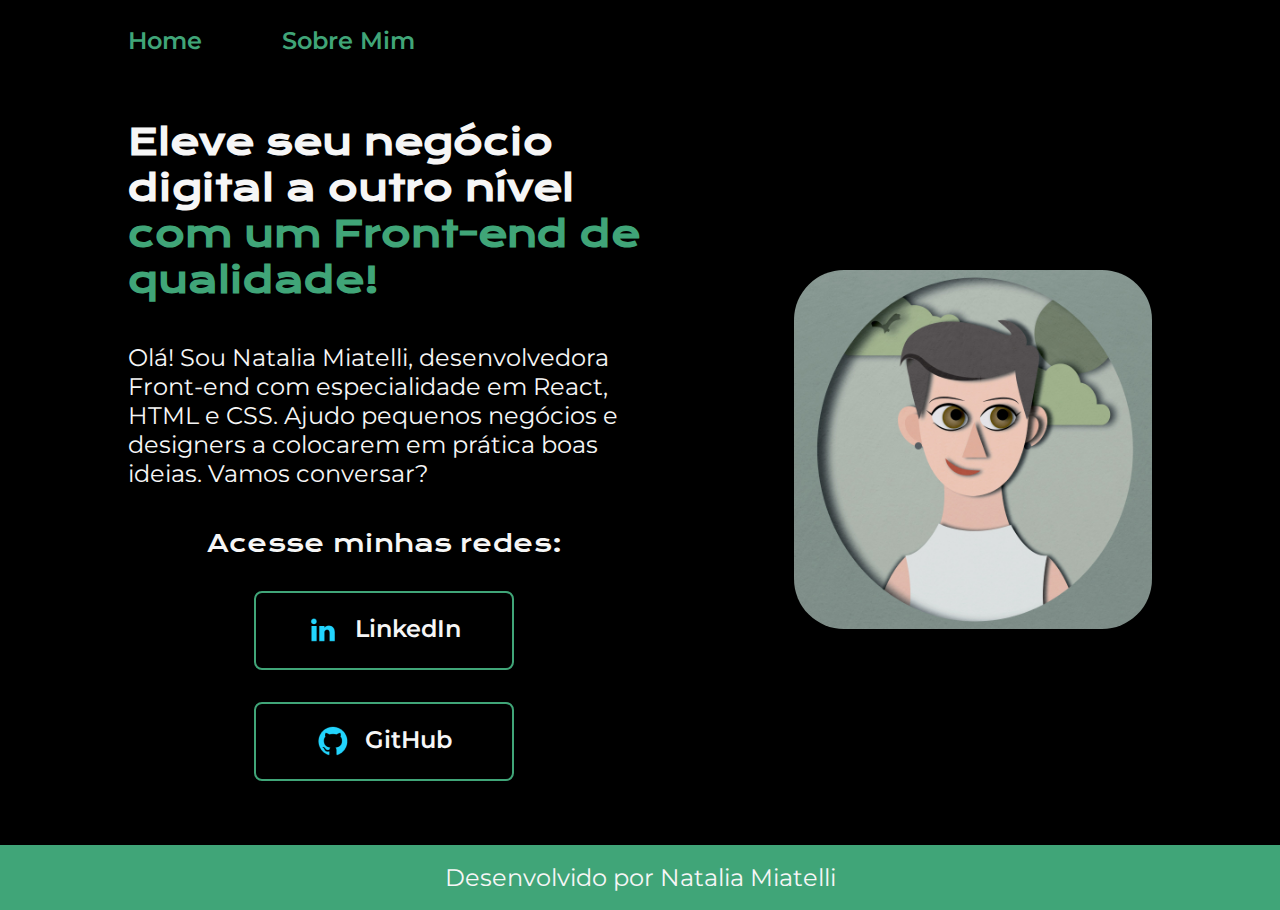
<file: index.html>
<!DOCTYPE html>
<html lang="pt-br">
<head>
    <meta charset="UTF-8">
    <meta name="viewport" content="width=device-width, initial-scale=1.0">
    <title>Projeto no Figma</title>
    <link rel="stylesheet" href="./style.css">
</head>
<body>

    <!-- Cabeçalho da página -->
    <header class="cabecalho">
        <nav class="cabecalho__menu">
            <a class="cabecalho__menu__link" href="./index.html">Home</a>
            <a class="cabecalho__menu__link" href="./about.html">Sobre Mim</a>
        </nav>
    </header>

    <!-- conteúdo principal da página -->
    <main class="apresentacao">

        <!-- Apenas 2 elementos embaixo do elemento pai, dessa forma eles ficam lado a lado como dois blocos na página -->
        <section class="apresentacao__conteudo">
            <h1 class="apresentacao__conteudo__titulo">Eleve seu negócio digital a outro nível <strong class="titulo-destaque">com um Front-end de qualidade!</strong></h1>
            <p class="apresentacao__conteudo__texto">Olá! Sou Natalia Miatelli, desenvolvedora Front-end com especialidade em React, HTML e CSS. Ajudo pequenos negócios e designers a colocarem em prática boas ideias. Vamos conversar?</p>

            <!-- Essa div foi criada para podermos usar o flexbox e posicionar da maneira desejada -->
            <div class="apresentacao__links">
                <h2 class="apresentacao__links__subtitulo">Acesse minhas redes:</h2>
                <a class="apresentacao__links__navegacao" href="https://www.linkedin.com/in/natalia-miatelli/" target="_blank">
                    <img src="./imagens/Logo linkedin.png">
                    LinkedIn
                </a>
                <a class="apresentacao__links__navegacao" href="https://github.com/nmiatelli" target="_blank">
                    <img src="./imagens/Logo Github.png">
                    GitHub
                </a>
            </div>

        </section>


        <img class="apresentacao__avatar" src="imagens/Avatar_Natalia.jpg" alt="Avatar da Natalia Miatelli" >

    </main>
    
    <!-- rodapé -->
    <footer class="rodape">
        <P>Desenvolvido por Natalia Miatelli</P>
    </footer>
</body>
</html>
</file>
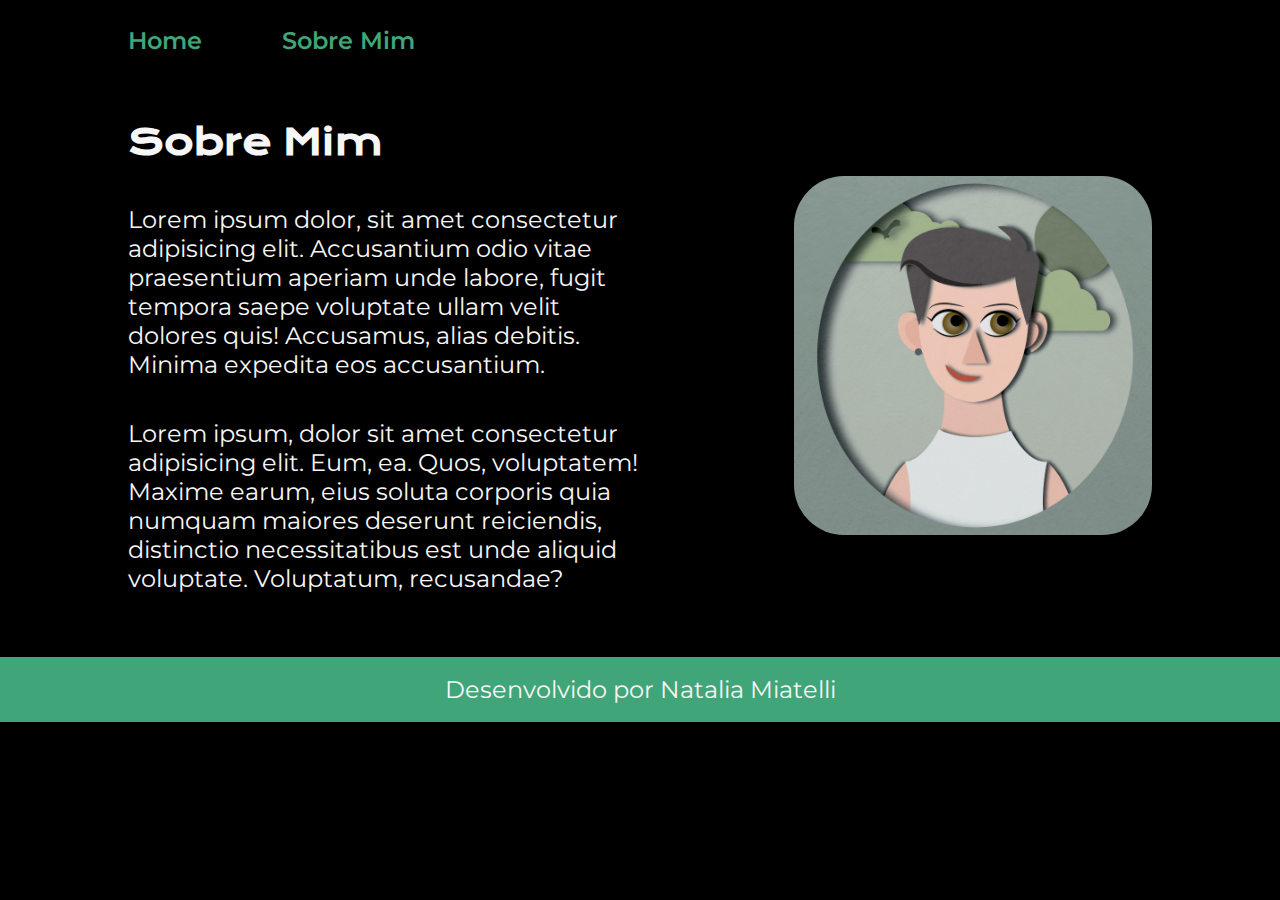
<file: about.html>
<!DOCTYPE html>
<html lang="pt-br">
<head>
    <meta charset="UTF-8">
    <meta name="viewport" content="width=device-width, initial-scale=1.0">
    <link rel="stylesheet" href="./style.css">
    <title>Sobre Mim</title>
    
</head>
<body>
    <header class="cabecalho">
        <nav class="cabecalho__menu">
            <a class="cabecalho__menu__link" href="./index.html">Home</a>
            <a class="cabecalho__menu__link" href="./about.html">Sobre Mim</a>
        </nav>
    </header>

    <main class="apresentacao">
        <section class="apresentacao__conteudo">
            <h1 class="apresentacao__conteudo__titulo">Sobre Mim</h1>
            <p class="apresentacao__conteudo__texto">Lorem ipsum dolor, sit amet consectetur adipisicing elit. Accusantium odio vitae praesentium aperiam unde labore, fugit tempora saepe voluptate ullam velit dolores quis! Accusamus, alias debitis. Minima expedita eos accusantium.</p>
            <p class="apresentacao__conteudo__texto">Lorem  ipsum, dolor sit amet consectetur adipisicing elit. Eum, ea. Quos, voluptatem! Maxime earum, eius soluta corporis quia numquam maiores deserunt reiciendis, distinctio necessitatibus est unde aliquid voluptate. Voluptatum, recusandae?</p>
        </section>
        <img class="apresentacao__avatar" src="imagens/Avatar_Natalia.jpg" alt="Avatar da Natalia Miatelli" >


    </main>



    <footer class="rodape">
        <P>Desenvolvido por Natalia Miatelli</P>
    </footer>
    
</body>
</html>
</file>
<file: style.css>
/* Reseta toda a página, para controlar melhor o posicionamento dos elementos da página */
@import url('https://fonts.googleapis.com/css2?family=Krona+One&display=swap');

@import url('https://fonts.googleapis.com/css2?family=Montserrat:ital@0;1&display=swap');

:root{
    --cor-primaria: black;
    --cor-secundaria: #F6F6F6;
    --cor-terciaria: #40A578;
    --cor-hover: #272727;
    --fonte-primaria: 'Krona One', sans-serif;
    --fonte-secundaria: 'Montserrat', sans-serif;
}

*{
    margin: 0;
    padding: 0;
}

body{

    box-sizing: border-box;
    background-color: var(--cor-primaria);
    color: var(--cor-secundaria)
}

.cabecalho{
    /* Colocar em porcentagem é melhor para o ajuste da página em diferentes telas */
    padding: 2% 0 0 10%;
}

.cabecalho__menu{
    display: flex;
    gap: 80px;
}



.cabecalho__menu__link{
    font-family: var(--fonte-secundaria);
    font-size: 1.5rem;
    font-weight: 600;
    color: var(--cor-terciaria);
    text-decoration: none;
}

.cabecalho__menu__link:hover{
    color: var(--cor-secundaria);
}

.apresentacao{

    padding: 5% 10%;
    display: flex;
    align-items: center;
    justify-content: space-between;
    gap:82px; 
}

.apresentacao__conteudo{

    width: 50%;
    display: flex;
    flex-direction: column;
    gap: 40px;
       
}

.apresentacao__conteudo__titulo{
    font-size: 2.25rem;
    font-family: var(--fonte-primaria);
       
}


.titulo-destaque{
    color: var(--cor-terciaria);
}

.apresentacao__conteudo__texto{
    font-size: 1.5rem;
    font-family: var(--fonte-secundaria);
    
}

.apresentacao__links{

    display: flex;
    flex-direction: column;
    justify-content: space-between;
    align-items: center;
    gap: 32px;
   
}

.apresentacao__links__subtitulo{
    font-family: var(--fonte-primaria);
    font-weight: 400;
    font-size: 1.5rem;
}

.apresentacao__links__navegacao{

    display: flex;
    justify-content: center;
    gap: 16px;
    border: 2px solid var(--cor-terciaria);
    width: 50%;
    text-align: center;
    border-radius: 8px;
    font-size: 1.5rem;
    font-family: var(--fonte-secundaria);
    font-weight: 600;
    /* primeiro valor sempre é do eixo vertical, o segundo eixo horizontal */
    padding: 21.5px 0;
    text-decoration: none;
    color: var(--cor-secundaria)
}

.apresentacao__links__navegacao:hover{
    background-color: var(--cor-hover);
    
}
.apresentacao__avatar{

    width: 35%;
    border-radius: 50px;
}

.rodape{

    color: var(--cor-secundaria);
    background-color: var(--cor-terciaria);
    padding: 18px;
    text-align: center;
    font-family: var(--fonte-secundaria);
    font-size: 1.5rem;
    font-weight: 400;
   
}



/* ESTILIZANDO PARA MOBILE */
/* Tudo o que a gente estilizou até agora será aplicado, enquanto o estiver nas chaves for verdadeiro. Ou seja, em telas menores que 1200, será aplicado o estilo abaixo */
@media (max-width: 1200px){

    .cabecalho{
        padding: 10%
    }

    .cabecalho__menu{
        justify-content: center;

    }

    .apresentacao{
        flex-direction: column-reverse;
        padding: 2%;
    }

    .apresentacao__conteudo{
        width: auto;
    }

}
</file>
